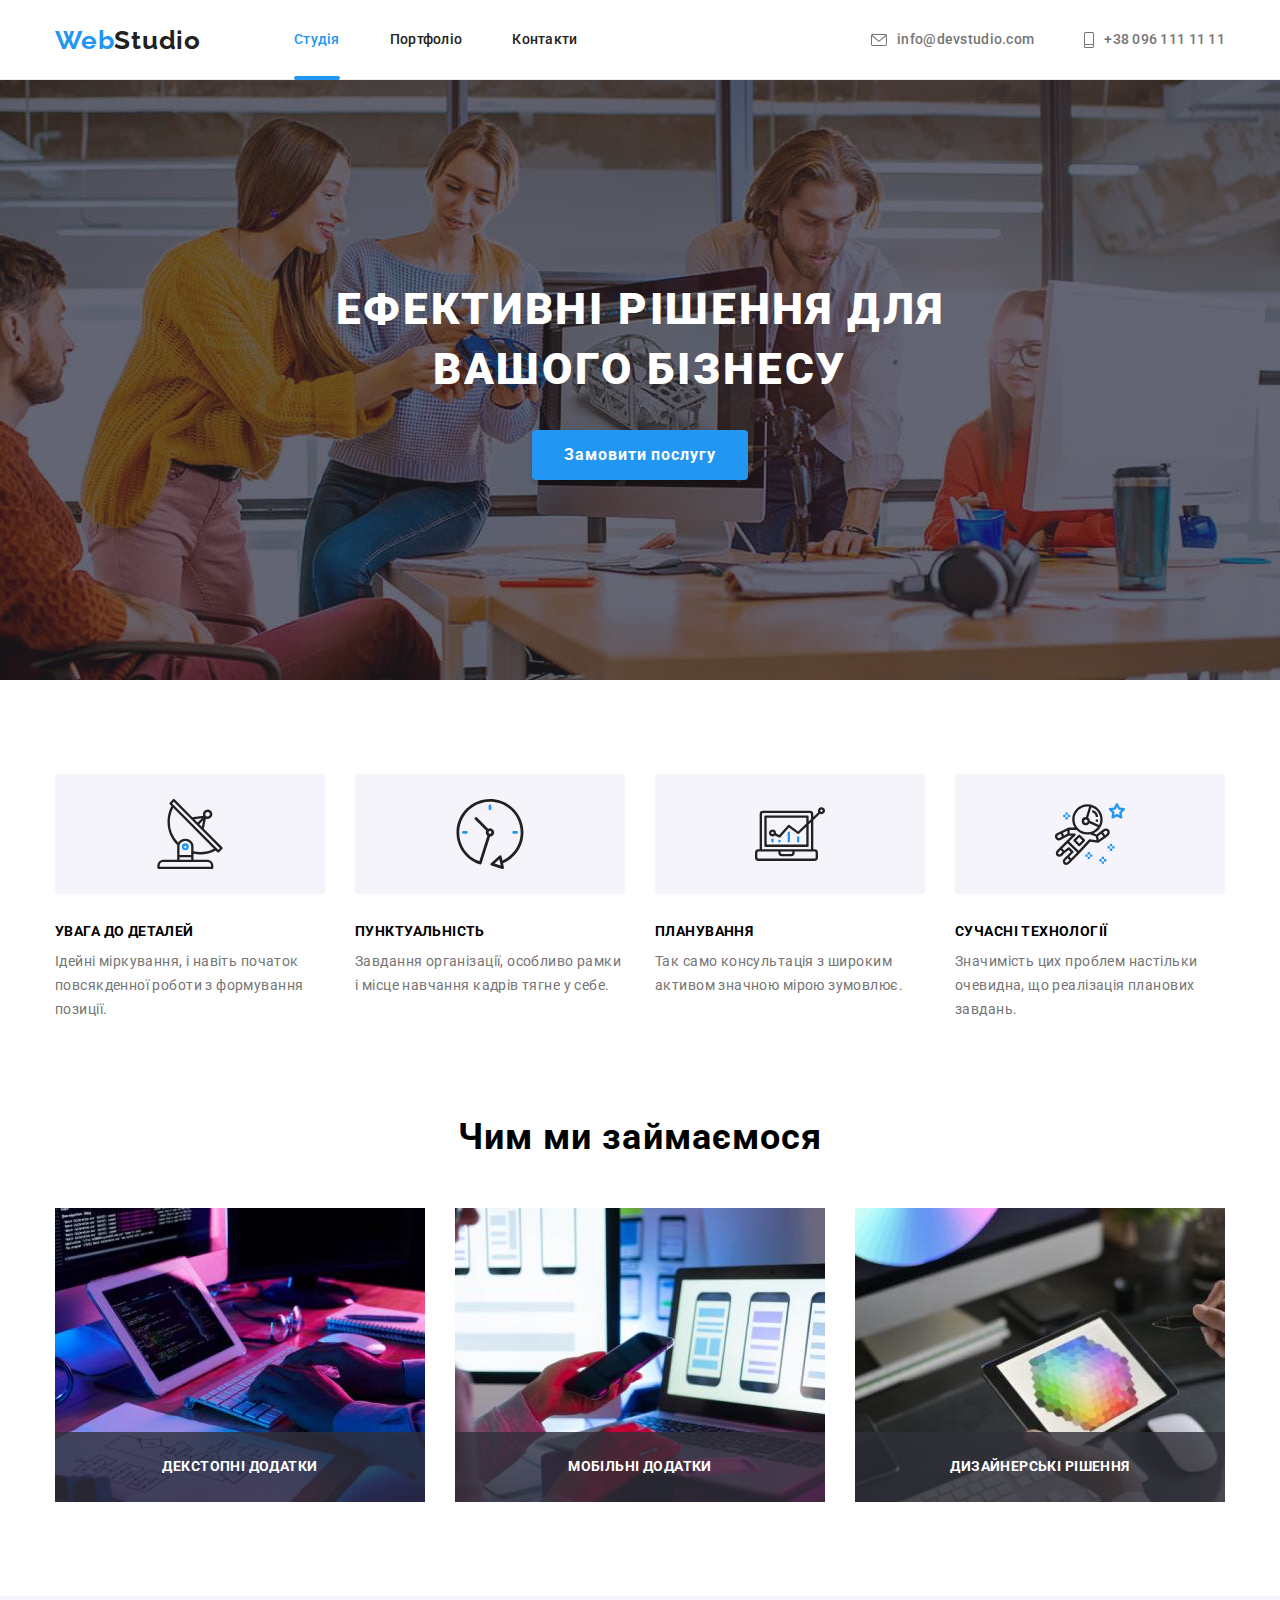
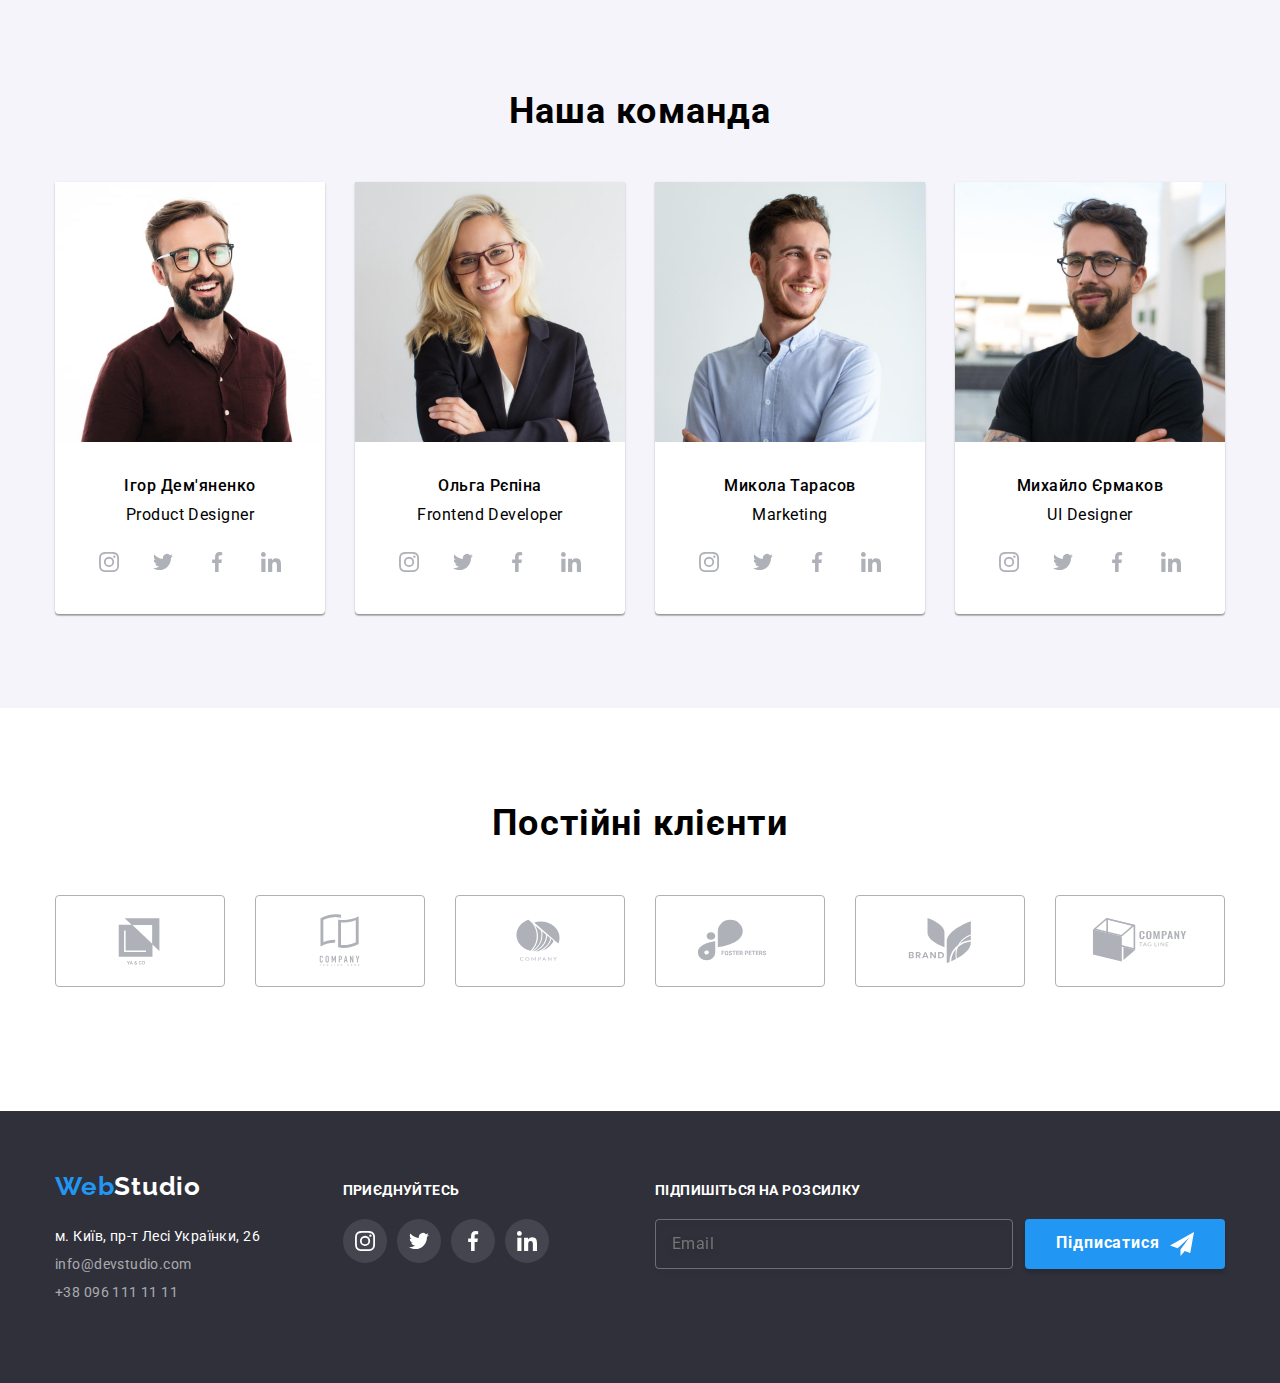
<file: index.html>
<!DOCTYPE html>
<html lang="uk">

<head>
  <meta charset="UTF-8" />
  <meta http-equiv="X-UA-Compatible" content="IE=edge" />
  <meta name="viewport" content="width=device-width, initial-scale=1.0" />
  <meta name="description" content="Наша веб-студія спеціалізується на розробці веб-сайтів, веб-додатків і графічного дизайну. Ми працюємо з різними клієнтами, включаючи підприємства, стартапи та фізичних осіб. Наша мета - надавати високоякісні інтернет-рішення, які задовольняють потреби наших клієнтів.">
  <title>Студія WebStudio</title>
  <link href="https://fonts.googleapis.com/css2?family=Raleway:wght@700&family=Roboto:wght@400;500;700;900&display=swap"
    rel="stylesheet" />
  <link rel="stylesheet"
    href="https://cdnjs.cloudflare.com/ajax/libs/modern-normalize/1.1.0/modern-normalize.min.css" />
  <link rel="stylesheet" href="./css/main.min.css" />
</head>

<body>
  <!-- Navigation-->
  <header class="header"></header>
  <main>
    <!-- Шапка -->
    <section class="hero">
      <h1 class="hero__title">Ефективні рішення для вашого бізнесу</h1>
      <button type="button" class="hero__button" data-modal-open>Замовити послугу</button>
    </section>
    <!-- Наші плюси -->
    <section class="benefits">
      <h2 class="visually-hidden">Переваги</h2>
      <ul class="benefits__list container"></ul>
    </section>
    <!--Чим займаємось-->
    <section class="services">
      <h2 class="services__title">Чим ми займаємося</h2>
      <ul class="services__list container"></ul>
    </section>
    <!-- Команда-->
    <section class="team">
      <h2 class="team__title">Наша команда</h2>
      <ul class="team__list container"></ul>
    </section>
    <!-- Постійні клієнти -->
    <section class="clients">
      <h2 class="clients__title">Постійні клієнти</h2>
      <ul class="clients__list container"></ul>
    </section>
  </main>
  <!-- Footer -->
  <footer class="page-footer"></footer>

  <!-- Модальне вікно -->
  <div class="backdrop backdrop--hidden" data-modal>
    <div class="modal">
      <button class="close" aria-label="Кнопка закриття модального вікна" data-modal-close>
        <svg class="close__icon">
          <use href="./images/icons.svg#icon-close"></use>
        </svg>
      </button>

      <form class="form">
        <b class="form__title">Залиште свої дані, ми вам передзвонимо</b>
        <div class="input-container"></div>
        <div class="form__comment">
          <label for="comment" class="form__label">Коментар</label>
          <textarea class="form__textarea" name="comment" id="comment" rows="10" placeholder="Введіть текст"></textarea>
        </div>
        <div class="checkbox">
          <label for="checkbox" class="checkbox__label">
            <input type="checkbox" name="conditions" class="checkbox__input" id="checkbox" />
            <svg tabindex="0" class="checkbox__icon">
              <use href="./images/icons.svg#icon-check"></use>
            </svg>
            Погоджуюся з розсилкою та приймаю
            <a href="" class="checkbox__link">Умови договору</a>
          </label>
        </div>
        <button type="submit" class="form__button">Відправити</button>
      </form>
    </div>
  </div>
  <script src="main.js" type="module"></script>
</body>

</html>
</file>
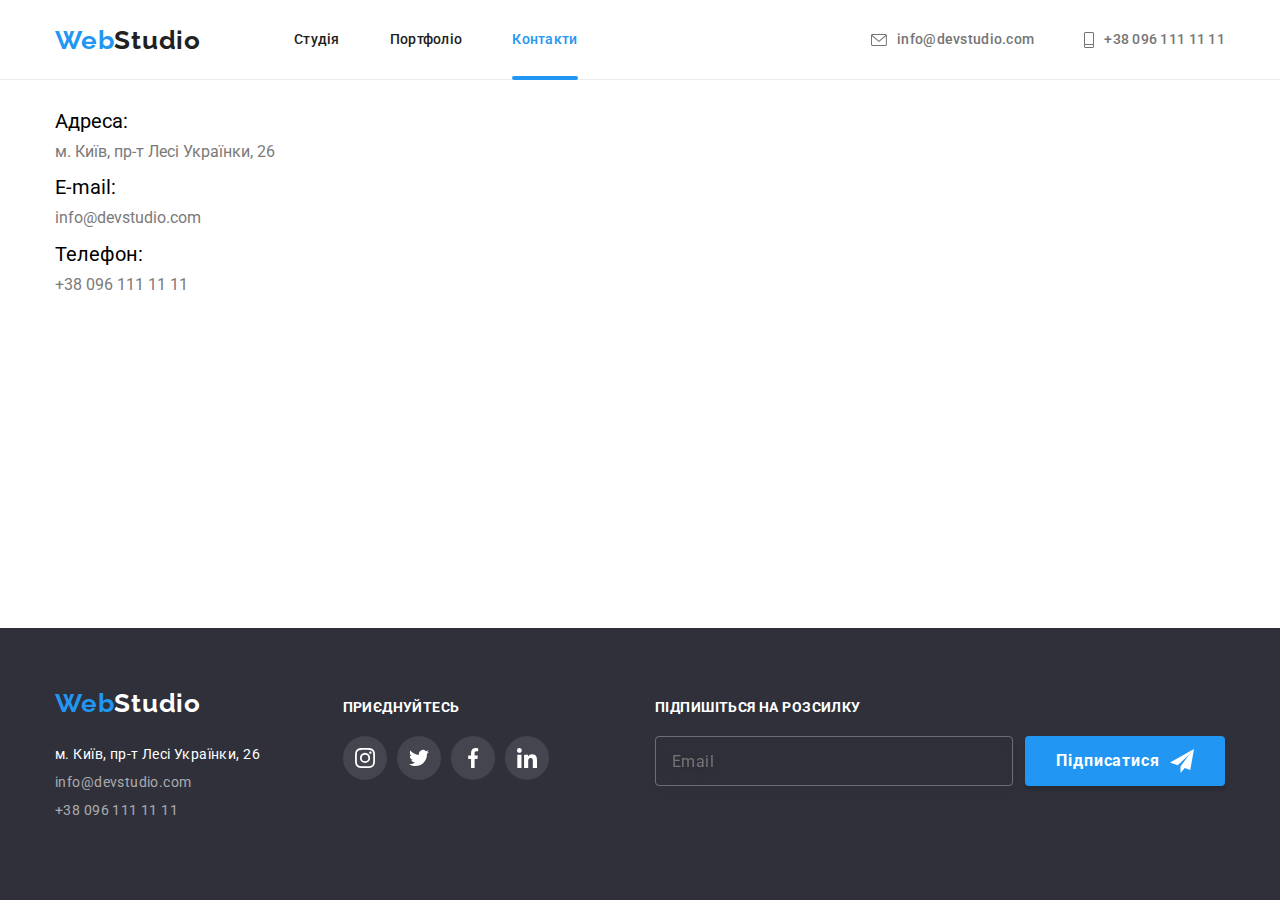
<file: contacts.html>
<!DOCTYPE html>
<html lang="uk">

<head>
  <meta charset="UTF-8" />
  <meta http-equiv="X-UA-Compatible" content="IE=edge" />
  <meta name="viewport" content="width=device-width, initial-scale=1.0" />
  <meta name="description" content="Наша веб-студія спеціалізується на розробці веб-сайтів, веб-додатків і графічного дизайну. Ми працюємо з різними клієнтами, включаючи підприємства, стартапи та фізичних осіб. Наша мета - надавати високоякісні інтернет-рішення, які задовольняють потреби наших клієнтів.">
  <title>Контакти | Студія WebStudio</title>
  <link href="https://fonts.googleapis.com/css2?family=Raleway:wght@700&family=Roboto:wght@400;500;700;900&display=swap"
    rel="stylesheet" />
  <link rel="stylesheet"
    href="https://cdnjs.cloudflare.com/ajax/libs/modern-normalize/1.1.0/modern-normalize.min.css" />
  <link rel="stylesheet" href="./css/main.min.css" />
</head>

<body>
  <!-- Navigation-->
  <header class="header"></header>
  <main>
    <section class="contact-section">
      <div class="contact-wrapper container">
        <ul class="contact-list"></ul>
        <div class="contact-map"><iframe
            src="https://www.google.com/maps/embed?pb=!1m18!1m12!1m3!1d2541.779449740656!2d30.5383858!3d50.426580699999995!2m3!1f0!2f0!3f0!3m2!1i1024!2i768!4f13.1!3m3!1m2!1s0x40d4cf0e033ecbe9%3A0x57a4dffefec77da0!2z0LHRg9C70YzQstCw0YAg0JvQtdGB0ZYg0KPQutGA0LDRl9C90LrQuCwgMjYsINCa0LjRl9CyLCDQo9C60YDQsNGX0L3QsCwgMDIwMDA!5e0!3m2!1suk!2sde!4v1707945198795!5m2!1suk!2sde"
            width="600" height="450" style="border:0;" allowfullscreen="" loading="lazy"
            referrerpolicy="no-referrer-when-downgrade"></iframe></div>
      </div>
    </section>
  </main>
  <!-- Footer -->
  <footer class="page-footer"></footer>

  <script type="module" src="./contacts.js"></script>
</body>

</html>
</file>
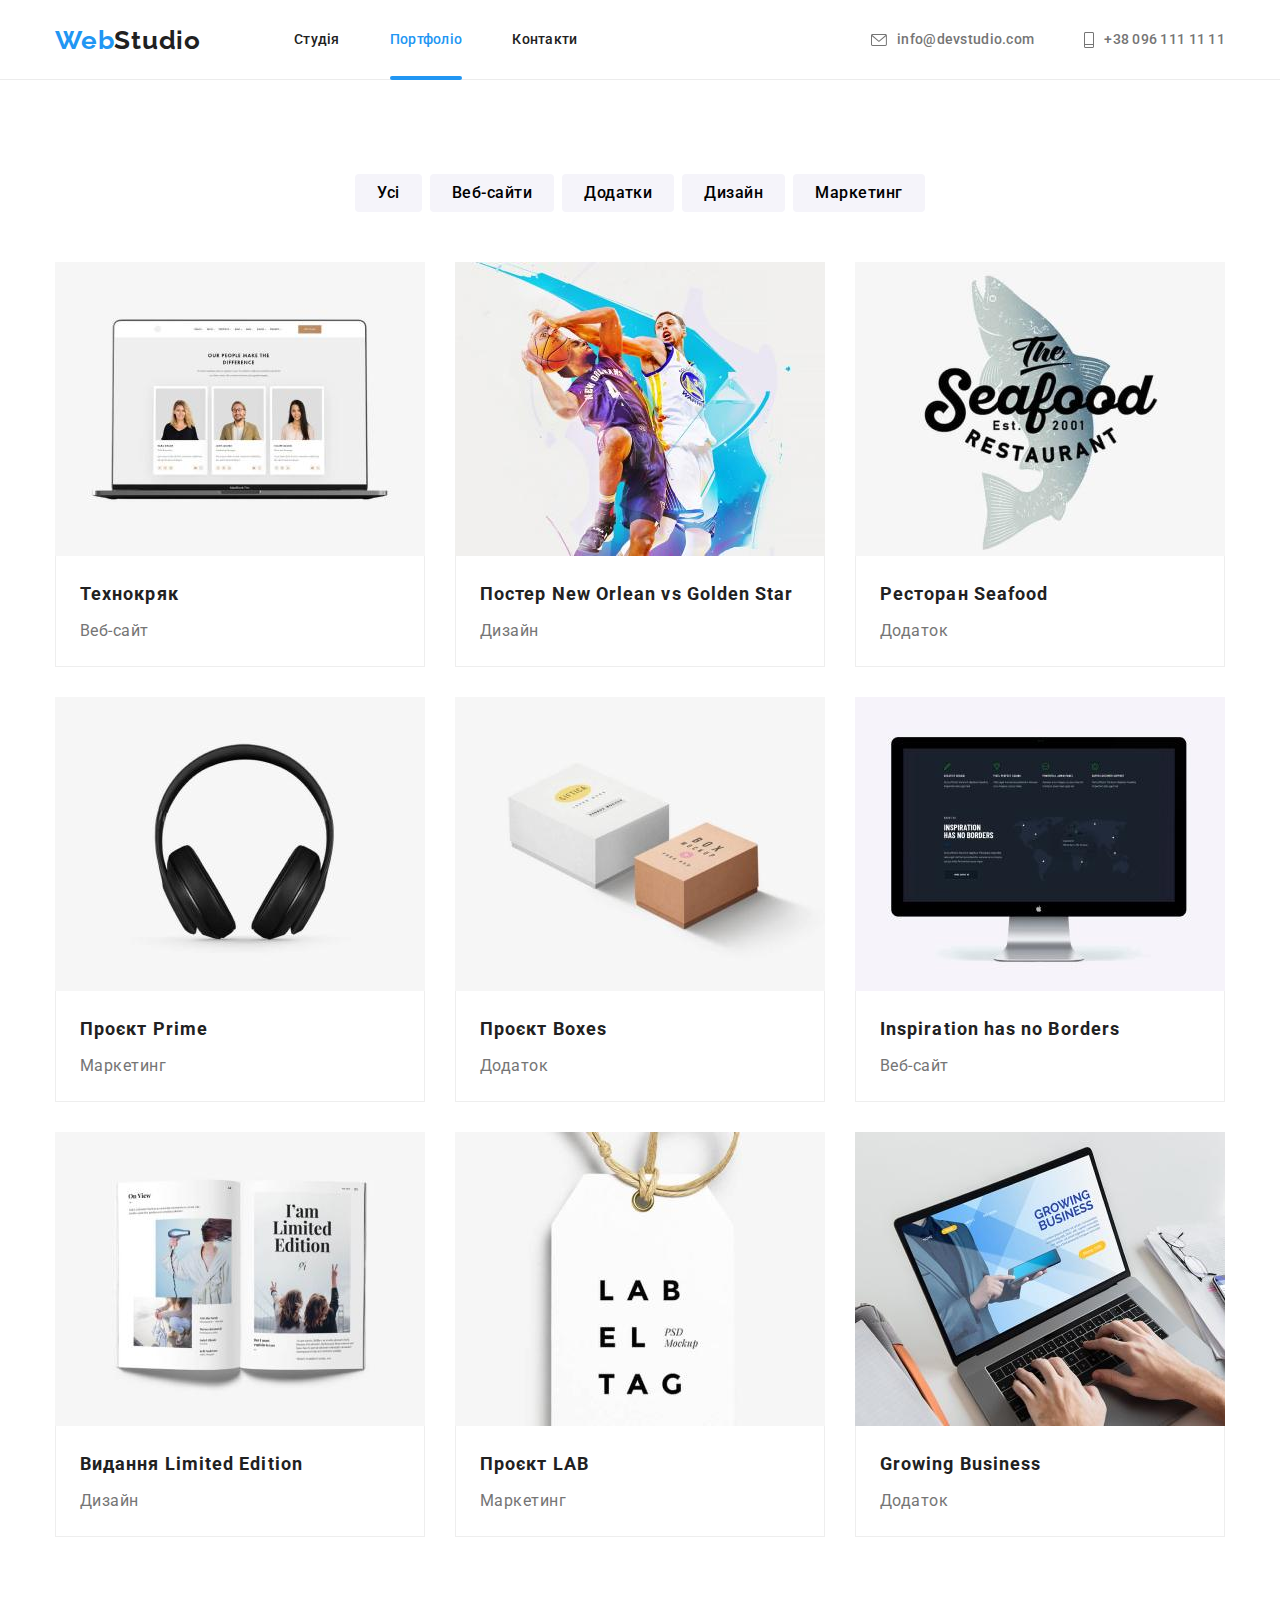
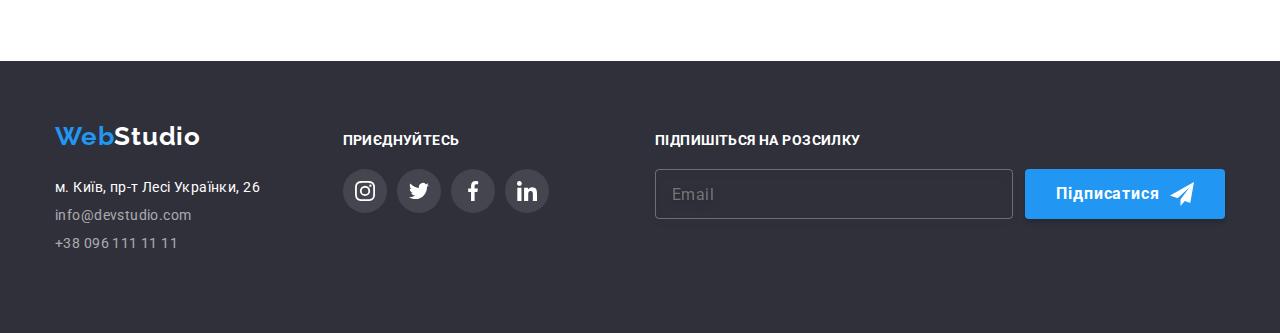
<file: portfolio.html>
<!DOCTYPE html>
<html lang="uk">

<head>
  <meta charset="UTF-8" />
  <meta http-equiv="X-UA-Compatible" content="IE=edge" />
  <meta name="viewport" content="width=device-width, initial-scale=1.0" />
  <title>Портфоліо | Студія WebStudio</title>
  <link href="https://fonts.googleapis.com/css2?family=Raleway:wght@700&family=Roboto:wght@400;500;700;900&display=swap"
    rel="stylesheet" />
  <link rel="stylesheet"
    href="https://cdnjs.cloudflare.com/ajax/libs/modern-normalize/1.1.0/modern-normalize.min.css" />
  <link rel="stylesheet" href="./css/main.min.css" />
</head>

<body>
  <!-- Navigation-->
  <header class="header"></header>
  <main>
    <section class="projects-section">
      <div class="filter container">
        <h1 class="visually-hidden">Наші проєкти</h1>
        <ul class="filter__list"></ul>
      </div>
      <div class="projects container">
        <ul class="projects__list"></ul>
      </div>
    </section>
  </main>
  <!-- Footer -->
  <footer class="page-footer"></footer>
  <script type="module" src="./portfolio.js"></script>
</body>

</html>
</file>
<file: css/main.min.css>
.clients__list,.team__list,.services__list,.benefits__list,.contacts-head,.nav,.contacts-menu{list-style:none}@media screen and (min-width: 768px){.clients__list,.team__list,.services__list,.benefits__list,.contacts-head,.nav,.contacts-menu{display:-webkit-box;display:-ms-flexbox;display:flex;margin-top:0;margin-bottom:0}}.projects-section,.clients,.team,.services,.benefits{padding-top:60px;padding-bottom:60px}@media screen and (min-width: 1200px){.projects-section,.clients,.team,.services,.benefits{padding-top:94px;padding-bottom:94px}}.clients__title,.team__title,.services__title{font-size:28px;line-height:1.18;text-align:center;letter-spacing:.03em;margin-bottom:30px}@media screen and (min-width: 1200px){.clients__title,.team__title,.services__title{font-size:36px;line-height:1.17;margin-top:0;margin-bottom:50px}}.visually-hidden{position:absolute;white-space:nowrap;width:1px;height:1px;overflow:hidden;border:0;padding:0;clip:rect(0 0 0 0);-webkit-clip-path:inset(50%);clip-path:inset(50%);margin:-1px}.icon-box1{background-image:url(../images/box1.jpg)}.icon-box2{background-image:url(../images/box2.jpg)}.icon-box3{background-image:url(../images/box3.jpg)}body{margin-left:auto;margin-right:auto;color:var(--primary-text-color);font-family:"Roboto",-apple-system,BlinkMacSystemFont,avenir next,avenir,segoe ui,helvetica neue,helvetica,Cantarell,Ubuntu,roboto,noto,arial,sans-serif;min-height:100vh;display:-webkit-box;display:-ms-flexbox;display:flex;-webkit-box-orient:vertical;-webkit-box-direction:normal;-ms-flex-direction:column;flex-direction:column}body::-webkit-scrollbar{width:2px}body::-webkit-scrollbar-track{background:gray;border-radius:12px}body::-webkit-scrollbar-thumb{background:#fff;border-radius:12px}body.modal-open{overflow:hidden}@media screen and (max-width: 767px){body{padding-top:60px}}h1,h2,h3,h4,h5,h6,p,ul{margin:0;padding:0}.container{padding-left:15px;padding-right:15px;margin:0 auto;max-width:480px}@media screen and (min-width: 768px){.container{max-width:768px}}@media screen and (min-width: 1200px){.container{max-width:1200px}}main{padding-bottom:30px}.header{position:fixed;z-index:1;top:0;left:0;width:100%;height:60px;border-bottom:1px solid #ececec;background:#fff}@media screen and (min-width: 768px){.header{position:relative;height:80px}}.header__container{position:relative;display:-webkit-box;display:-ms-flexbox;display:flex;-webkit-box-pack:justify;-ms-flex-pack:justify;justify-content:space-between;-webkit-box-align:center;-ms-flex-align:center;align-items:center;margin:10px auto}@media screen and (min-width: 768px){.header__container{margin:0 auto}}.logo{display:block;font-family:Raleway;text-decoration:none;font-weight:700;font-size:24px;line-height:1.17;letter-spacing:.03em;color:#212121;margin-right:0}@media screen and (min-width: 768px){.logo{margin-right:88px}}@media screen and (min-width: 1200px){.logo{margin-right:93px;font-size:26px;line-height:1.19;text-align:right}}.logo--accent{color:#2196f3}.logo--footer{color:#fff;margin-bottom:28px}@media screen and (min-width: 768px){.logo--footer{margin-left:auto;margin-right:auto;margin-bottom:28px}}@media screen and (min-width: 1200px){.logo--footer{margin-left:0}}.menu-button{display:-webkit-inline-box;display:-ms-inline-flexbox;display:inline-flex;margin-right:0;padding:0;border:none;background-color:rgba(0,0,0,0);cursor:pointer}@media screen and (min-width: 768px){.menu-button{display:none}}.menu-toggle{min-height:40px;min-width:40px;display:-webkit-box;display:-ms-flexbox;display:flex;-webkit-box-align:center;-ms-flex-align:center;align-items:center;-webkit-box-pack:center;-ms-flex-pack:center;justify-content:center;margin-left:auto;padding:0;background-color:rgba(0,0,0,0);cursor:pointer;border:none;border-radius:50%;outline:none}.menu-toggle:hover,.menu-toggle:focus{color:#2196f3}.menu-toggle__icon{fill:currentColor}.menu-container .menu-toggle{position:absolute;top:16px;right:16px}@media screen and (min-width: 768px){.menu-toggle{display:none}}.menu-container{position:fixed;top:0;left:0;width:100vw;height:100vh;padding:48px 40px;display:-webkit-box;display:-ms-flexbox;display:flex;-webkit-box-orient:vertical;-webkit-box-direction:normal;-ms-flex-direction:column;flex-direction:column;background-color:#fff;z-index:999;overflow-y:scroll;-webkit-transform:translateX(100%);transform:translateX(100%);-webkit-transition:-webkit-transform 250ms cubic-bezier(0.4, 0, 0.2, 1);transition:-webkit-transform 250ms cubic-bezier(0.4, 0, 0.2, 1);transition:transform 250ms cubic-bezier(0.4, 0, 0.2, 1);transition:transform 250ms cubic-bezier(0.4, 0, 0.2, 1), -webkit-transform 250ms cubic-bezier(0.4, 0, 0.2, 1)}.menu-container.is-open{-webkit-transform:translateX(0);transform:translateX(0)}@media screen and (max-width: 459px){.menu-container{padding:40px 25px}}@media screen and (min-width: 768px){.menu-container{display:none}}.mobile-menu{padding:0;margin-bottom:auto;list-style:none}.mobile-menu__item{margin-bottom:32px}@media screen and (max-width: 459px){.mobile-menu__item{margin-bottom:16px}}.mobile-menu__link{display:block;color:#212121;text-decoration:none;font-weight:500;font-size:40px;line-height:47px;letter-spacing:.02em;color:#212121;-webkit-transition:color 250ms cubic-bezier(0.4, 0, 0.2, 1);transition:color 250ms cubic-bezier(0.4, 0, 0.2, 1)}@media screen and (max-width: 459px){.mobile-menu__link{font-size:32px}}.mobile-menu__link:hover,.mobile-menu__link:focus{color:#2196f3}.mobile-menu__link--current{color:#2196f3}.contacts-menu{margin-bottom:32px}.contacts-menu__item{margin-bottom:32px}.contacts-menu__tel{font-weight:500;font-size:24px;line-height:1.18;letter-spacing:.02em;color:#2196f3;text-decoration:none}.contacts-menu__tel:hover,.contacts-menu__tel:focus{color:#2196f3}@media screen and (min-width: 459px){.contacts-menu__tel{font-size:34px}}.contacts-menu__mail{font-weight:500;font-size:24px;line-height:28px;letter-spacing:.02em;color:#757575;text-decoration:none}.contacts-menu__mail:hover,.contacts-menu__mail:focus{color:#2196f3}.social-menu{display:-webkit-box;display:-ms-flexbox;display:flex;-webkit-box-pack:start;-ms-flex-pack:start;justify-content:start;-ms-flex-wrap:wrap;flex-wrap:wrap;list-style:none;row-gap:10px}.social-menu__item{border-right:1px solid rgba(33,33,33,.2);padding-right:10px;margin-right:10px}.social-menu__item:last-child{border:none}.social-menu__item:first-child{padding-left:0}.social-menu__link{font-weight:500;font-size:12px;line-height:1.22;letter-spacing:.02em;color:#2196f3;text-decoration:none;text-transform:capitalize}@media screen and (min-width: 460px){.social-menu__link{font-size:18px}}.nav{padding-left:0}@media screen and (max-width: 767px){.nav{display:none}}@media screen and (min-width: 768px){.nav__item{display:-webkit-box;display:-ms-flexbox;display:flex;position:relative;margin-left:50px}.nav__item:first-child{margin-left:0}}.nav__link{display:block;padding-top:32px;padding-bottom:32px;font-weight:500;font-size:14px;line-height:1.14;text-decoration:none;letter-spacing:.02em;color:#212121;-webkit-transition:color 250ms cubic-bezier(0.4, 0, 0.2, 1);transition:color 250ms cubic-bezier(0.4, 0, 0.2, 1)}.nav__link:hover,.nav__link:focus{color:#2196f3}.nav__link--current{color:#2196f3}@media screen and (min-width: 768px){.nav__link--current::after{content:"";position:absolute;bottom:0;right:0;height:4px;width:100%;background:#2196f3;border-radius:2px}}.contacts-head{margin-left:auto;display:-webkit-box;display:-ms-flexbox;display:flex}@media screen and (max-width: 767px){.contacts-head{display:none}}@media screen and (min-width: 768px)and (max-width: 1199px){.contacts-head{-webkit-box-orient:vertical;-webkit-box-direction:normal;-ms-flex-direction:column;flex-direction:column}}@media screen and (min-width: 768px)and (max-width: 1199px){.contacts-head__item{margin-bottom:10px}.contacts-head__item:last-child{margin-bottom:0}}@media screen and (min-width: 1200px){.contacts-head__item{margin-right:50px}.contacts-head__item:last-child{margin-right:0}}.contacts-head__link{font-weight:500;font-size:14px;line-height:1.14;text-decoration:none;color:#757575;letter-spacing:.02em;-webkit-box-align:center;-ms-flex-align:center;align-items:center}.contacts-head__link:hover,.contacts-head__link:focus{color:#2196f3}@media screen and (min-width: 1200px){.contacts-head__link{display:-webkit-box;display:-ms-flexbox;display:flex;padding-top:32px;padding-bottom:32px}}.contacts-head__icon{fill:currentColor;margin-right:10px;padding:0;margin-bottom:0}.hero{margin:0 auto;max-width:480px;min-height:400px;padding:118px 30px;background-color:#c4c4c4;background-image:-webkit-gradient(linear, left top, right top, from(rgba(47, 48, 58, 0.4)), to(rgba(47, 48, 58, 0.4))),url("../images/hero/hero-mobile.jpg");background-image:linear-gradient(to right, rgba(47, 48, 58, 0.4), rgba(47, 48, 58, 0.4)),url("../images/hero/hero-mobile.jpg");background-repeat:no-repeat;background-size:cover;background-position:center;text-align:center}@media(min-device-pixel-ratio: 2),(-webkit-min-device-pixel-ratio: 2),(min-resolution: 192dpi),(min-resolution: 2dppx){.hero{background-image:-webkit-gradient(linear, left top, right top, from(rgba(47, 48, 58, 0.4)), to(rgba(47, 48, 58, 0.4))),url("../images/hero/hero-mobile@2x.jpg");background-image:linear-gradient(to right, rgba(47, 48, 58, 0.4), rgba(47, 48, 58, 0.4)),url("../images/hero/hero-mobile@2x.jpg")}}@media screen and (min-width: 577px){.hero{max-width:768px;padding:118px 60px;background-image:-webkit-gradient(linear, left top, right top, from(rgba(47, 48, 58, 0.4)), to(rgba(47, 48, 58, 0.4))),url("../images/hero/hero-tablet.jpg");background-image:linear-gradient(to right, rgba(47, 48, 58, 0.4), rgba(47, 48, 58, 0.4)),url("../images/hero/hero-tablet.jpg");background-size:cover;background-size:768px 400px}}@media screen and (min-width: 577px)and (min-device-pixel-ratio: 2),screen and (min-width: 577px)and (-webkit-min-device-pixel-ratio: 2),screen and (min-width: 577px)and (min-resolution: 192dpi),screen and (min-width: 577px)and (min-resolution: 2dppx){.hero{background-image:-webkit-gradient(linear, left top, right top, from(rgba(47, 48, 58, 0.4)), to(rgba(47, 48, 58, 0.4))),url("../images/hero/hero-tablet@2x.jpg");background-image:linear-gradient(to right, rgba(47, 48, 58, 0.4), rgba(47, 48, 58, 0.4)),url("../images/hero/hero-tablet@2x.jpg")}}@media screen and (min-width: 961px){.hero{max-width:1600px;min-height:600px;padding:200px 0;background-image:-webkit-gradient(linear, left top, right top, from(rgba(47, 48, 58, 0.4)), to(rgba(47, 48, 58, 0.4))),url("../images/hero/hero.jpg");background-image:linear-gradient(to right, rgba(47, 48, 58, 0.4), rgba(47, 48, 58, 0.4)),url("../images/hero/hero.jpg");background-size:cover}}@media screen and (min-width: 961px)and (min-device-pixel-ratio: 2),screen and (min-width: 961px)and (-webkit-min-device-pixel-ratio: 2),screen and (min-width: 961px)and (min-resolution: 192dpi),screen and (min-width: 961px)and (min-resolution: 2dppx){.hero{background-image:-webkit-gradient(linear, left top, right top, from(rgba(47, 48, 58, 0.4)), to(rgba(47, 48, 58, 0.4))),url("../images/hero/hero@2x.jpg");background-image:linear-gradient(to right, rgba(47, 48, 58, 0.4), rgba(47, 48, 58, 0.4)),url("../images/hero/hero@2x.jpg")}}.hero__title{max-width:360px;margin:0 auto 30px;color:#fff;text-transform:uppercase;font-weight:900;font-size:26px;line-height:1.62;letter-spacing:.06em}@media screen and (min-width: 1200px){.hero__title{max-width:696px;font-size:44px;line-height:1.36}}.hero__button{padding:10px 32px;background-color:#2196f3;color:#fff;font-weight:700;font-size:16px;line-height:1.88;letter-spacing:.06em;font-family:inherit;cursor:pointer;-webkit-box-shadow:0px 4px 4px rgba(0,0,0,.15);box-shadow:0px 4px 4px rgba(0,0,0,.15);border-radius:4px;border:none;-webkit-transition:background-color 250ms cubic-bezier(0.4, 0, 0.2, 1);transition:background-color 250ms cubic-bezier(0.4, 0, 0.2, 1)}.hero__button:hover,.hero__button:focus{background-color:#188ce8}@media screen and (min-width: 1200px){.benefits{padding-bottom:0}}.benefits__list{display:block}@media screen and (min-width: 768px){.benefits__list{display:-webkit-box;display:-ms-flexbox;display:flex;-ms-flex-wrap:wrap;flex-wrap:wrap;gap:30px}}@media screen and (min-width: 1200px){.benefits__list{-webkit-box-align:start;-ms-flex-align:start;align-items:start;-ms-flex-wrap:nowrap;flex-wrap:nowrap}}.benefits__item{margin-bottom:30px}.benefits__item:last-child{margin-bottom:0}@media screen and (min-width: 768px){.benefits__item{width:354px;margin-bottom:0}}@media screen and (min-width: 1200px){.benefits__item{width:270px}}.benefits__icons-container{display:-webkit-box;display:-ms-flexbox;display:flex;background-color:#f5f4fa;border-radius:4px;height:120px;margin-bottom:30px}.benefits__icon{margin:auto;width:70px;height:70px}.benefits__title{text-align:center;margin-top:0;margin-bottom:10px;font-size:14px;line-height:1.14;text-transform:uppercase;letter-spacing:.03em}@media screen and (min-width: 768px){.benefits__title{text-align:left}}.benefits__text{margin-top:0;margin-bottom:0;color:#757575;font-size:14px;line-height:1.71;letter-spacing:.03em}@media screen and (max-width: 1199px){.services{display:none}}.services__item{position:relative;margin-left:30px}.services__item:first-child{margin-left:0}.services__img{display:block}.services__text{position:absolute;width:100%;bottom:0;padding-top:27px;padding-bottom:27px;font-weight:700;font-size:14px;line-height:1.14;text-align:center;letter-spacing:.03em;text-transform:uppercase;color:#fff;background-color:rgba(47,48,58,.8)}.team{background-color:#f5f4fa}@media screen and (min-width: 768px){.team__list{-ms-flex-wrap:wrap;flex-wrap:wrap;gap:30px}}@media screen and (min-width: 1200px){.team__list{-ms-flex-wrap:nowrap;flex-wrap:nowrap}}.team__item{background:#fff;-webkit-box-shadow:0px 1px 3px rgba(0,0,0,.12),0px 1px 1px rgba(0,0,0,.14),0px 2px 1px rgba(0,0,0,.2);box-shadow:0px 1px 3px rgba(0,0,0,.12),0px 1px 1px rgba(0,0,0,.14),0px 2px 1px rgba(0,0,0,.2);border-radius:0px 0px 4px 4px;text-align:center;padding-bottom:30px;margin-bottom:30px}.team__item:last-child{margin-bottom:0}@media screen and (min-width: 768px){.team__item{width:354px;margin-bottom:0}}@media screen and (min-width: 1200px){.team__item{width:270px}}.team__img{width:100%;height:100%;margin-bottom:30px}@media screen and (min-width: 768px){.team__img{height:374px}}@media screen and (min-width: 1200px){.team__img{height:260px}}.team__name{margin-top:0;margin-bottom:10px;font-weight:500;font-size:16px;line-height:1.19;letter-spacing:.03em}.team__direct{margin-top:0;margin-bottom:16px;font-size:16px;line-height:1.19;letter-spacing:.03em}.icons{display:-webkit-box;display:-ms-flexbox;display:flex;-webkit-box-pack:center;-ms-flex-pack:center;justify-content:center;list-style:none}.join .icons{padding-left:0;padding-right:0;margin-bottom:60px}.icons__list{margin-left:10px}.icons__list:first-child{margin-left:0}.icons__link{display:-webkit-box;display:-ms-flexbox;display:flex;-webkit-box-align:center;-ms-flex-align:center;align-items:center;-webkit-box-pack:center;-ms-flex-pack:center;justify-content:center;text-decoration:none;width:44px;height:44px;color:#afb1b8;border-radius:50%;-webkit-transition:background-color 250ms cubic-bezier(0.4, 0, 0.2, 1),color 250ms cubic-bezier(0.4, 0, 0.2, 1);transition:background-color 250ms cubic-bezier(0.4, 0, 0.2, 1),color 250ms cubic-bezier(0.4, 0, 0.2, 1)}.icons__link:hover,.icons__link:focus{background-color:#2196f3;color:#fff;outline:none}.join .icons__link{color:#fff;background-color:rgba(255,255,255,.1);-webkit-transition:background-color 250ms cubic-bezier(0.4, 0, 0.2, 1),color 250ms cubic-bezier(0.4, 0, 0.2, 1);transition:background-color 250ms cubic-bezier(0.4, 0, 0.2, 1),color 250ms cubic-bezier(0.4, 0, 0.2, 1)}.join .icons__link:hover,.join .icons__link:focus{background-color:#2196f3;color:#fff}.icons__svg{width:20px;height:20px;-webkit-box-align:center;-ms-flex-align:center;align-items:center;fill:currentColor}.clients__list{display:-webkit-box;display:-ms-flexbox;display:flex;-ms-flex-wrap:wrap;flex-wrap:wrap;gap:30px;-webkit-box-pack:center;-ms-flex-pack:center;justify-content:center}@media screen and (min-width: 1200px){.clients__list{-ms-flex-wrap:nowrap;flex-wrap:nowrap}}.clients__item{width:210px}@media screen and (min-width: 768px){.clients__item{width:226px}}@media screen and (min-width: 1200px){.clients__item{width:170px}}.clients__link{display:-webkit-box;display:-ms-flexbox;display:flex;-webkit-box-align:center;-ms-flex-align:center;align-items:center;-webkit-box-pack:center;-ms-flex-pack:center;justify-content:center;height:92px;color:#afb1b8;border:1px solid;border-radius:4px;-webkit-transition:color 250ms cubic-bezier(0.4, 0, 0.2, 1);transition:color 250ms cubic-bezier(0.4, 0, 0.2, 1)}.clients__link:hover,.clients__link:focus{color:#2196f3}.clients__icon{fill:currentColor}#icon-client1{width:160px}.page-footer{padding-top:60px;padding-bottom:60px;background-color:#2f303a;margin-top:auto}.page-footer__container{text-align:center}@media screen and (min-width: 768px){.page-footer__container{display:-webkit-box;display:-ms-flexbox;display:flex;-ms-flex-wrap:wrap;flex-wrap:wrap;-webkit-box-pack:center;-ms-flex-pack:center;justify-content:center;-webkit-box-align:baseline;-ms-flex-align:baseline;align-items:baseline}}@media screen and (min-width: 1200px){.page-footer__container{-webkit-box-pack:justify;-ms-flex-pack:justify;justify-content:space-between;text-align:start}}.address{display:-webkit-box;display:-ms-flexbox;display:flex;-webkit-box-orient:vertical;-webkit-box-direction:normal;-ms-flex-direction:column;flex-direction:column}@media screen and (min-width: 768px){.address{margin-right:165px}}@media screen and (min-width: 1200px){.address{-webkit-box-align:start;-ms-flex-align:start;align-items:start;-webkit-box-pack:start;-ms-flex-pack:start;justify-content:start;margin-right:70px;margin-left:0}}.address__list{padding-left:0;margin-top:0;margin-bottom:60px;font-size:14px;line-height:1.14;letter-spacing:.03em;font-style:normal;list-style:none}@media screen and (min-width: 1200px){.address__list{margin-bottom:0}}.address__link{display:inline-block;color:#fff;text-decoration:none;-webkit-transition:color 250ms cubic-bezier(0.4, 0, 0.2, 1);transition:color 250ms cubic-bezier(0.4, 0, 0.2, 1);margin-bottom:12px}.address__link:hover,.address__link:focus{color:#2196f3}.address__item{display:inline-block;color:rgba(255,255,255,.6);text-decoration:none;-webkit-transition:color 250ms cubic-bezier(0.4, 0, 0.2, 1);transition:color 250ms cubic-bezier(0.4, 0, 0.2, 1);margin-bottom:12px;text-align:start}.address__item:hover,.address__item:focus{color:#2196f3}@media screen and (min-width: 1200px){.join{display:-webkit-box;display:-ms-flexbox;display:flex;-webkit-box-orient:vertical;-webkit-box-direction:normal;-ms-flex-direction:column;flex-direction:column;margin-right:94px}}.join__text{text-transform:uppercase;color:#fff;font-weight:700;font-size:14px;line-height:1.14;letter-spacing:.03em;margin-bottom:20px}@media screen and (min-width: 768px)and (max-width: 1199px){.subscription{width:450px}}.subscription__text{margin-bottom:20px;font-weight:700;font-size:14px;line-height:1.14;letter-spacing:.03em;text-transform:uppercase;color:#fff}.subscription__form{display:-webkit-box;display:-ms-flexbox;display:flex;-webkit-box-orient:vertical;-webkit-box-direction:normal;-ms-flex-direction:column;flex-direction:column;-webkit-box-align:center;-ms-flex-align:center;align-items:center}@media screen and (min-width: 1200px){.subscription__form{-webkit-box-orient:horizontal;-webkit-box-direction:normal;-ms-flex-direction:row;flex-direction:row;-webkit-box-align:center;-ms-flex-align:center;align-items:center}}.subscription__input{width:100%;margin-bottom:20px;height:50px;border:1px solid rgba(255,255,255,.3);-webkit-filter:drop-shadow(0px 4px 4px rgba(0, 0, 0, 0.15));filter:drop-shadow(0px 4px 4px rgba(0, 0, 0, 0.15));border-radius:4px;background-color:rgba(0,0,0,0);font-weight:400;font-size:16px;line-height:1.25;letter-spacing:.03em;color:rgba(255,255,255,.6);outline:none;padding-left:16px;padding-right:16px}@media screen and (min-width: 1200px){.subscription__input{width:358px;margin-right:12px;margin-bottom:0}}.subscription__button{display:-webkit-box;display:-ms-flexbox;display:flex;-webkit-box-align:center;-ms-flex-align:center;align-items:center;-webkit-box-pack:center;-ms-flex-pack:center;justify-content:center;text-align:center;width:200px;height:50px;-webkit-box-shadow:0px 4px 4px rgba(0,0,0,.15);box-shadow:0px 4px 4px rgba(0,0,0,.15);border:none;border-radius:4px;background-color:#2196f3;font-family:inherit;font-weight:700;font-size:16px;line-height:1.88;letter-spacing:.06em;color:#fff;cursor:pointer}.subscription__button:hover,.subscription__button:focus{background:#188ce8;-webkit-box-shadow:0px 4px 4px rgba(0,0,0,.15);box-shadow:0px 4px 4px rgba(0,0,0,.15);border-radius:4px}.subscription__icon{margin-left:10px;width:24px;height:24px}.backdrop{position:fixed;z-index:2;top:0;left:0;width:100%;height:100%;background-color:rgba(0,0,0,.2);opacity:1;-webkit-transition:opacity 250ms cubic-bezier(0.4, 0, 0.2, 1),visibility 250ms cubic-bezier(0.4, 0, 0.2, 1);transition:opacity 250ms cubic-bezier(0.4, 0, 0.2, 1),visibility 250ms cubic-bezier(0.4, 0, 0.2, 1);overflow-y:scroll}.backdrop--hidden{opacity:0;visibility:hidden;pointer-events:none}.modal{position:absolute;top:93px;left:50%;max-width:450px;width:100%;-webkit-transform:translateX(-50%);transform:translateX(-50%);background-color:#fff;-webkit-box-shadow:0px 1px 3px rgba(0,0,0,.12),0px 1px 1px rgba(0,0,0,.14),0px 2px 1px rgba(0,0,0,.2);box-shadow:0px 1px 3px rgba(0,0,0,.12),0px 1px 1px rgba(0,0,0,.14),0px 2px 1px rgba(0,0,0,.2);border-radius:4px;-webkit-transition:-webkit-transform 250ms cubic-bezier(0.4, 0, 0.2, 1);transition:-webkit-transform 250ms cubic-bezier(0.4, 0, 0.2, 1);transition:transform 250ms cubic-bezier(0.4, 0, 0.2, 1);transition:transform 250ms cubic-bezier(0.4, 0, 0.2, 1), -webkit-transform 250ms cubic-bezier(0.4, 0, 0.2, 1)}@media screen and (min-width: 768px){.modal{top:50%;-webkit-transform:translate(-50%, -50%);transform:translate(-50%, -50%)}}@media screen and (min-width: 1200px){.modal{max-width:528px;-webkit-transform:translate(-50%, -50%) scale(1);transform:translate(-50%, -50%) scale(1)}}.backdrop--hidden .modal{position:absolute;top:50%;left:50%;-webkit-transform:translate(-50%, -50%) scale(0);transform:translate(-50%, -50%) scale(0)}.close{position:absolute;top:8px;right:8px;width:30px;height:30px;background-color:#fff;border:1px solid rgba(0,0,0,.1);border-radius:50%;display:-webkit-box;display:-ms-flexbox;display:flex;-webkit-transition:fill 250ms cubic-bezier(0.4, 0, 0.2, 1);transition:fill 250ms cubic-bezier(0.4, 0, 0.2, 1)}.close__icon{margin:auto;width:18px;height:18px;right:50%;-webkit-box-align:center;-ms-flex-align:center;align-items:center;cursor:pointer}.close:hover .close__icon,.close:focus .close__icon{fill:#2196f3}.form{padding:40px}.form__title{display:block;text-align:center;font-weight:700;font-size:20px;line-height:1.5;letter-spacing:.03em;margin-bottom:12px}@media screen and (min-width: 1200px){.form__title{line-height:1.15}}.form__field{position:relative;display:-webkit-box;display:-ms-flexbox;display:flex;-webkit-box-orient:vertical;-webkit-box-direction:normal;-ms-flex-direction:column;flex-direction:column;margin-bottom:10px}.form__label{font-weight:400;font-size:12px;line-height:1.17;letter-spacing:.01em;color:#757575;margin-bottom:4px}.form__input{height:40px;border:1px solid rgba(33,33,33,.2);border-radius:4px;padding-left:42px;-webkit-transition:border 250ms cubic-bezier(0.4, 0, 0.2, 1);transition:border 250ms cubic-bezier(0.4, 0, 0.2, 1)}.form__input:hover{cursor:pointer}.form__input:focus{outline:none;border:1px solid #2196f3}.form__icon{position:absolute;left:12px;bottom:11px;width:18px;height:18px}.form__input:focus+.form__icon{fill:#2196f3}.form__comment{display:-webkit-box;display:-ms-flexbox;display:flex;-webkit-box-orient:vertical;-webkit-box-direction:normal;-ms-flex-direction:column;flex-direction:column;width:100%}.form__textarea{width:100%;height:120px;padding:12px 16px;margin-bottom:20px;border:1px solid rgba(33,33,33,.2);border-radius:4px;font-weight:400;font-size:12px;line-height:1.17;letter-spacing:.01em;resize:none;-webkit-transition:border 250ms cubic-bezier(0.4, 0, 0.2, 1);transition:border 250ms cubic-bezier(0.4, 0, 0.2, 1)}.form__textarea::-webkit-input-placeholder{color:rgba(117,117,117,.5)}.form__textarea::-moz-placeholder{color:rgba(117,117,117,.5)}.form__textarea:-ms-input-placeholder{color:rgba(117,117,117,.5)}.form__textarea::-ms-input-placeholder{color:rgba(117,117,117,.5)}.form__textarea::placeholder{color:rgba(117,117,117,.5)}.form__textarea:focus{outline:none;border:1px solid #2196f3}.form__button{display:block;width:200px;height:50px;margin-left:auto;margin-right:auto;font-weight:700;font-size:16px;line-height:1.88;letter-spacing:.06em;color:#fff;background:#2196f3;-webkit-box-shadow:0px 4px 4px rgba(0,0,0,.15);box-shadow:0px 4px 4px rgba(0,0,0,.15);border:none;border-radius:4px;cursor:pointer;-webkit-transition:background-color 250ms cubic-bezier(0.4, 0, 0.2, 1);transition:background-color 250ms cubic-bezier(0.4, 0, 0.2, 1)}.form__button:hover,.form__button:focus{background:#188ce8;-webkit-box-shadow:0px 4px 4px rgba(0,0,0,.15);box-shadow:0px 4px 4px rgba(0,0,0,.15)}.checkbox{display:-webkit-box;display:-ms-flexbox;display:flex;-webkit-box-pack:center;-ms-flex-pack:center;justify-content:center;margin-bottom:30px;-webkit-transition:-webkit-transform 250ms cubic-bezier(0.4, 0, 0.2, 1);transition:-webkit-transform 250ms cubic-bezier(0.4, 0, 0.2, 1);transition:transform 250ms cubic-bezier(0.4, 0, 0.2, 1);transition:transform 250ms cubic-bezier(0.4, 0, 0.2, 1), -webkit-transform 250ms cubic-bezier(0.4, 0, 0.2, 1);font-weight:400;font-size:12px;line-height:1.17;letter-spacing:.03em;color:#757575}@media screen and (min-width: 1200px){.checkbox{font-size:14px;line-height:1.71}}.checkbox__input{-webkit-appearance:none;-moz-appearance:none;appearance:none;margin-right:12px}.checkbox__label{position:relative}.checkbox__icon{position:absolute;top:-2px;left:0;-webkit-transform:translate(-50%);transform:translate(-50%);width:16px;height:15px;border:2px solid #212121;border-radius:2px;fill:#fff}@media screen and (min-width: 1200px){.checkbox__icon{top:4px}}.checkbox__input:checked~.checkbox__icon{fill:#2196f3;border:rgba(0,0,0,0)}.checkbox__link{color:#2196f3;-webkit-text-decoration-skip-ink:none;text-decoration-skip-ink:none}.filter{margin-bottom:40px}@media screen and (min-width: 768px){.filter{margin-bottom:30px}}@media screen and (min-width: 1200px){.filter{margin-bottom:50px}}.filter__list{width:80%;display:-webkit-box;display:-ms-flexbox;display:flex;-ms-flex-wrap:wrap;flex-wrap:wrap;padding:0;list-style:none;gap:8px}@media screen and (min-width: 768px){.filter__list{width:100%;-webkit-box-pack:center;-ms-flex-pack:center;justify-content:center}}.filter__item{margin-bottom:15px}@media screen and (min-width: 768px){.filter__item{margin:0}}.filter__button{padding:6px 22px;font-family:inherit;font-weight:500;font-size:16px;line-height:1.62;letter-spacing:.03em;background-color:#f5f4fa;border:none;border-radius:4px;cursor:pointer;-webkit-transition:color 250ms cubic-bezier(0.4, 0, 0.2, 1),background-color 250ms cubic-bezier(0.4, 0, 0.2, 1),-webkit-box-shadow 250ms cubic-bezier(0.4, 0, 0.2, 1);transition:color 250ms cubic-bezier(0.4, 0, 0.2, 1),background-color 250ms cubic-bezier(0.4, 0, 0.2, 1),-webkit-box-shadow 250ms cubic-bezier(0.4, 0, 0.2, 1);transition:color 250ms cubic-bezier(0.4, 0, 0.2, 1),background-color 250ms cubic-bezier(0.4, 0, 0.2, 1),box-shadow 250ms cubic-bezier(0.4, 0, 0.2, 1);transition:color 250ms cubic-bezier(0.4, 0, 0.2, 1),background-color 250ms cubic-bezier(0.4, 0, 0.2, 1),box-shadow 250ms cubic-bezier(0.4, 0, 0.2, 1),-webkit-box-shadow 250ms cubic-bezier(0.4, 0, 0.2, 1)}.filter__button:hover,.filter__button:focus{color:#fff;background-color:#2196f3;-webkit-box-shadow:0px 3px 1px rgba(0,0,0,.1),0px 1px 2px rgba(0,0,0,.08),0px 2px 2px rgba(0,0,0,.12);box-shadow:0px 3px 1px rgba(0,0,0,.1),0px 1px 2px rgba(0,0,0,.08),0px 2px 2px rgba(0,0,0,.12)}.projects__list{display:-webkit-box;display:-ms-flexbox;display:flex;-ms-flex-wrap:wrap;flex-wrap:wrap;padding-left:0;margin-top:0;margin-bottom:0;list-style:none;gap:30px;font-size:20px}.projects__item{width:100%}@media screen and (min-width: 768px){.projects__item{width:354px}}@media screen and (min-width: 1200px){.projects__item{width:calc((100% - 60px)/3)}}.projects__link{display:-webkit-box;display:-ms-flexbox;display:flex;-webkit-box-orient:vertical;-webkit-box-direction:normal;-ms-flex-direction:column;flex-direction:column;text-decoration:none;height:100%;-webkit-transition:-webkit-box-shadow 250ms cubic-bezier(0.4, 0, 0.2, 1);transition:-webkit-box-shadow 250ms cubic-bezier(0.4, 0, 0.2, 1);transition:box-shadow 250ms cubic-bezier(0.4, 0, 0.2, 1);transition:box-shadow 250ms cubic-bezier(0.4, 0, 0.2, 1), -webkit-box-shadow 250ms cubic-bezier(0.4, 0, 0.2, 1)}.projects__link:hover,.projects__link:focus{-webkit-box-shadow:0px 1px 1px rgba(0,0,0,.12),0px 4px 4px rgba(0,0,0,.06),1px 4px 6px rgba(0,0,0,.16);box-shadow:0px 1px 1px rgba(0,0,0,.12),0px 4px 4px rgba(0,0,0,.06),1px 4px 6px rgba(0,0,0,.16)}.projects__thumb{position:relative;overflow:hidden}.projects__img{display:block;width:100%}.projects__overlay{position:absolute;top:0;left:0;width:100%;height:100%;-webkit-transform:translateY(100%);transform:translateY(100%);-webkit-transition:opacity 250ms cubic-bezier(0.4, 0, 0.2, 1),-webkit-transform 250ms cubic-bezier(0.4, 0, 0.2, 1);transition:opacity 250ms cubic-bezier(0.4, 0, 0.2, 1),-webkit-transform 250ms cubic-bezier(0.4, 0, 0.2, 1);transition:transform 250ms cubic-bezier(0.4, 0, 0.2, 1),opacity 250ms cubic-bezier(0.4, 0, 0.2, 1);transition:transform 250ms cubic-bezier(0.4, 0, 0.2, 1),opacity 250ms cubic-bezier(0.4, 0, 0.2, 1),-webkit-transform 250ms cubic-bezier(0.4, 0, 0.2, 1);padding:77px 24px;font-size:18px;line-height:1.56;letter-spacing:.03em;opacity:0;color:#fff;background:rgba(33,150,243,.9)}@media screen and (max-width: 479px){.projects__overlay{padding:24px;font-size:16px}}@media screen and (min-width: 768px){.projects__overlay{padding-top:48px}}@media screen and (min-width: 1200px){.projects__overlay{padding:63px 24px}}.projects__link:hover .projects__overlay,.projects__link:focus .projects__overlay{-webkit-transform:translatey(0);transform:translatey(0);opacity:1}.projects__border{-webkit-box-flex:1;-ms-flex-positive:1;flex-grow:1;border-right:1px solid #eee;border-left:1px solid #eee;border-bottom:1px solid #eee;padding:20px 24px}.projects__title{margin-bottom:4px;font-size:18px;line-height:2;letter-spacing:.06em;color:#212121}.projects__text{margin:0;font-size:16px;line-height:1.88;letter-spacing:.03em;color:#757575}.projects__hidden{display:none}.contact-wrapper{display:-webkit-box;display:-ms-flexbox;display:flex;-webkit-box-pack:justify;-ms-flex-pack:justify;justify-content:space-between;margin-top:30px}@media screen and (max-width: 1200px){.contact-wrapper{-webkit-box-orient:vertical;-webkit-box-direction:normal;-ms-flex-direction:column;flex-direction:column}}.contact-list{padding:0}@media screen and (max-width: 1200px){.contact-list{text-align:center;margin:0 auto;margin-bottom:20px}}.contact-item{display:-webkit-box;display:-ms-flexbox;display:flex;-webkit-box-orient:vertical;-webkit-box-direction:normal;-ms-flex-direction:column;flex-direction:column;margin-bottom:15px}.contact-section__link{color:#7a7a7a;text-decoration:none;-webkit-transition:color 250ms cubic-bezier(0.4, 0, 0.2, 1);transition:color 250ms cubic-bezier(0.4, 0, 0.2, 1)}.contact-section__link:active{color:inherit}.contact-section__link:hover,.contact-section__link:focus{color:#2196f3}.contact-name{margin-bottom:10px;font-size:20px}@media screen and (max-width: 1199px){.contact-map{margin:0 auto}}.contact-map iframe{max-width:100%}/*# sourceMappingURL=main.min.css.map */
</file>
